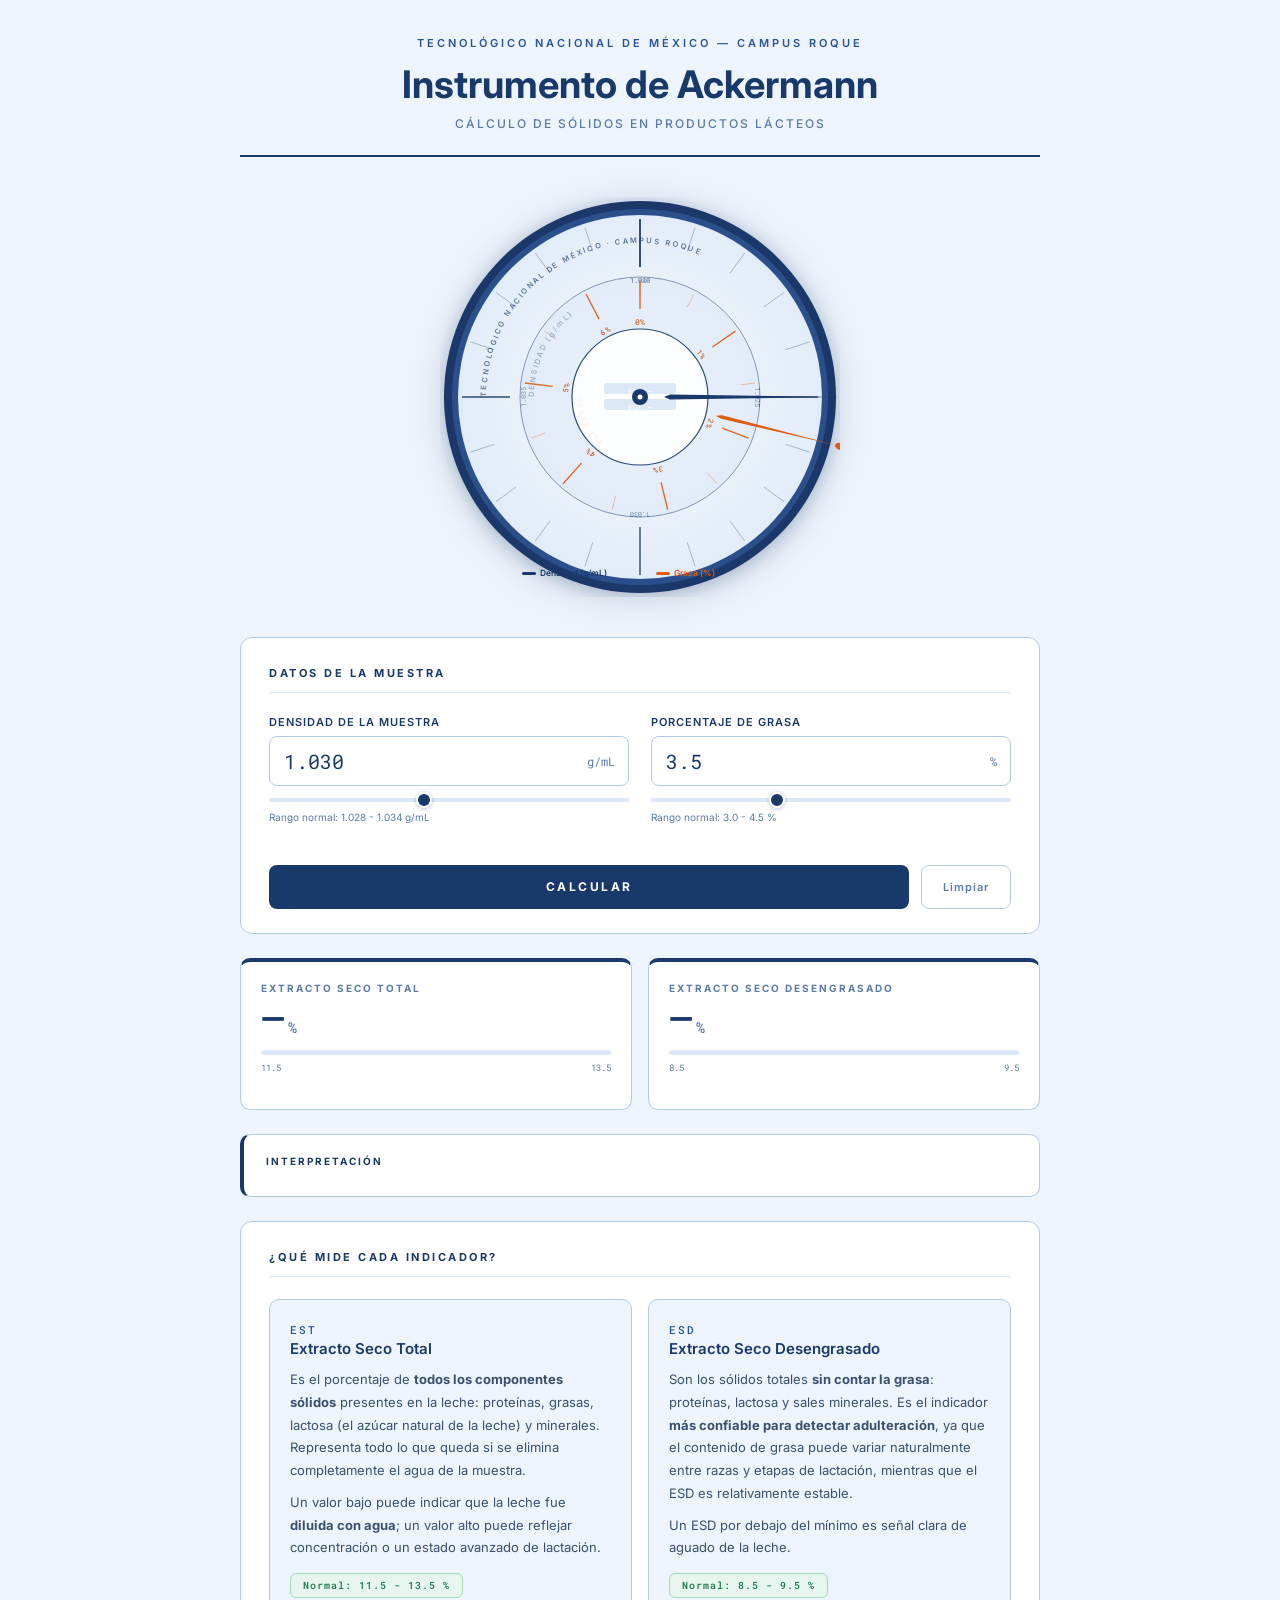
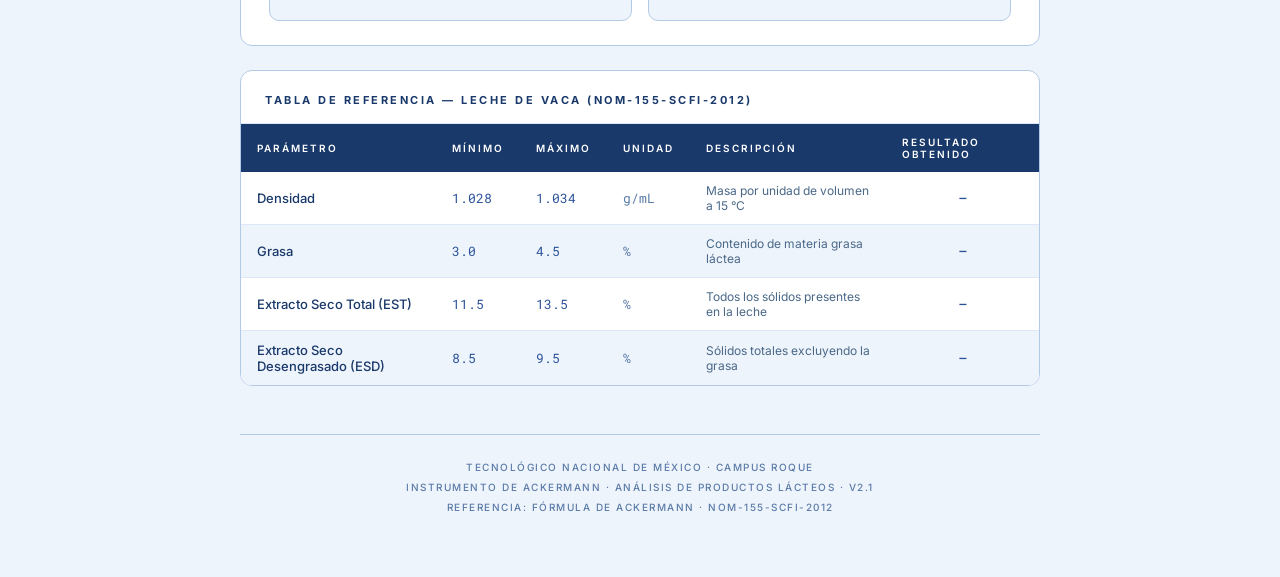
<file: Html/ackermann.html>
<!DOCTYPE html>
<html lang="es">
<head>
<meta charset="UTF-8" />
<meta name="viewport" content="width=device-width, initial-scale=1.0" />
<title>Instrumento de Ackermann - TecNM Campus Roque</title>
<link rel="stylesheet" href="../Css/styles.css" />
<link href="https://fonts.googleapis.com/css2?family=Inter:wght@400;500;600;700&family=Roboto+Mono:wght@400;500&display=swap" rel="stylesheet" />

</head>
<body>
<div class="page">

  <!-- HEADER -->
  <header>
    <p class="inst-name">Tecnológico Nacional de México &mdash; Campus Roque</p>
    <h1>Instrumento de Ackermann</h1>
    <p class="subtitle">Cálculo de Sólidos en Productos Lácteos</p>
  </header>

  <!-- DISCO -->
  <div class="disc-wrapper">
    <svg id="ackermann-svg" viewBox="0 0 400 400" xmlns="http://www.w3.org/2000/svg">
      <defs>
        <radialGradient id="gFace" cx="50%" cy="50%" r="50%">
          <stop offset="0%"   stop-color="#f7f9fd"/>
          <stop offset="100%" stop-color="#e2ecf8"/>
        </radialGradient>
        <filter id="fSh">
          <feDropShadow dx="0" dy="3" stdDeviation="7" flood-color="rgba(26,57,107,.22)"/>
        </filter>
      </defs>

      <!-- Aro exterior azul -->
      <circle cx="200" cy="200" r="196" fill="#1A396B" filter="url(#fSh)"/>
      <!-- Bisel interior más claro -->
      <circle cx="200" cy="200" r="188" fill="#2a4f8a"/>
      <!-- Cara blanca del disco -->
      <circle cx="200" cy="200" r="182" fill="url(#gFace)"/>

      <!-- Texto arco TecNM -->
      <path id="arcTop" d="M 46,200 A 154,154 0 0,1 354,200" fill="none"/>
      <text font-size="7.5" fill="#1A396B" font-family="'Inter',sans-serif"
            font-weight="600" letter-spacing="2" opacity=".65">
        <textPath href="#arcTop" start-offset="14%">
          TECNOLÓGICO NACIONAL DE MÉXICO · CAMPUS ROQUE
        </textPath>
      </text>

      <!-- Escala densidad -->
      <g id="g-density-scale"></g>

      <!-- Separador de anillos -->
      <circle cx="200" cy="200" r="120" fill="#dce8f7" stroke="#1A396B" stroke-width="1" opacity=".5"/>

      <!-- Escala grasa -->
      <g id="g-fat-scale"></g>

      <!-- Zona central blanca -->
      <circle cx="200" cy="200" r="68" fill="white" stroke="#1A396B" stroke-width="1.2" opacity=".9"/>

      <!-- Barra EST -->
      <rect x="164" y="186" width="72" height="11" rx="2.5" fill="#dce8f7"/>
      <rect id="bar-est" x="164" y="186" width="0"  height="11" rx="2.5" fill="#1A396B"/>
      <text id="lbl-est" x="200" y="194" text-anchor="middle" dominant-baseline="central"
            font-size="6.5" fill="white" font-family="'Roboto Mono',monospace">EST: —</text>

      <!-- Barra ESD -->
      <rect x="164" y="202" width="72" height="11" rx="2.5" fill="#dce8f7"/>
      <rect id="bar-esd" x="164" y="202" width="0"  height="11" rx="2.5" fill="#2a5299"/>
      <text id="lbl-esd" x="200" y="210" text-anchor="middle" dominant-baseline="central"
            font-size="6.5" fill="white" font-family="'Roboto Mono',monospace">ESD: —</text>

      <!-- Pivote -->
      <circle cx="200" cy="200" r="8" fill="#1A396B"/>
      <circle cx="200" cy="200" r="3.5" fill="white"/>

      <!-- Aguja densidad (azul) -->
      <g id="needle-density"
         style="transform-origin:200px 200px; transform:rotate(-90deg);
                transition:transform .7s cubic-bezier(.25,.8,.25,1)">
        <polygon points="200,-4 197.5,170 200,176 202.5,170" fill="#1A396B"/>
        <ellipse cx="200" cy="-9" rx="4.5" ry="6.5" fill="#1A396B"/>
      </g>

      <!-- Aguja grasa (naranja) -->
      <g id="needle-fat"
         style="transform-origin:200px 200px; transform:rotate(-90deg);
                transition:transform .7s cubic-bezier(.25,.8,.25,1)">
        <polygon points="200,-2 198.2,116 200,122 201.8,116" fill="#e05a10"/>
        <ellipse cx="200" cy="-6" rx="3.5" ry="5" fill="#e05a10"/>
      </g>

      <!-- Tapa sobre pivote -->
      <circle cx="200" cy="200" r="6" fill="#1A396B"/>
      <circle cx="200" cy="200" r="2.5" fill="white"/>

      <!-- Leyenda agujas -->
      <rect x="82"  y="375" width="14" height="3" rx="1.5" fill="#1A396B"/>
      <text x="100" y="378.5" font-size="8.5" fill="#1A396B"
            font-family="'Inter',sans-serif" font-weight="600">Densidad (g/mL)</text>
      <rect x="216" y="375" width="14" height="3" rx="1.5" fill="#e05a10"/>
      <text x="234" y="378.5" font-size="8.5" fill="#e05a10"
            font-family="'Inter',sans-serif" font-weight="600">Grasa (%)</text>
    </svg>
  </div>

  <!-- CAMPOS DE ENTRADA -->
  <div class="card">
    <div class="card-title">Datos de la muestra</div>
    <div class="inputs-grid">

      <div class="field">
        <label for="inp-density">Densidad de la muestra</label>
        <div class="input-wrap">
          <input type="number" id="inp-density" value="1.030"
                 min="1.015" max="1.050" step="0.001"/>
          <span class="unit-tag">g/mL</span>
        </div>
        <input type="range" id="sl-density" min="1.015" max="1.050"
               step="0.001" value="1.030"/>
        <p class="helper">Rango normal: 1.028 - 1.034 g/mL</p>
        <p class="err-msg" id="err-density"></p>
      </div>

      <div class="field">
        <label for="inp-fat">Porcentaje de grasa</label>
        <div class="input-wrap">
          <input type="number" id="inp-fat" value="3.5"
                 min="0.1" max="10.0" step="0.1"/>
          <span class="unit-tag">%</span>
        </div>
        <input type="range" id="sl-fat" min="0.1" max="10.0"
               step="0.1" value="3.5"/>
        <p class="helper">Rango normal: 3.0 - 4.5 %</p>
        <p class="err-msg" id="err-fat"></p>
      </div>
    </div>

    <div class="btn-row">
      <button class="btn-calc" id="btn-calc">Calcular</button>
      <button class="btn-clear" id="btn-clear">Limpiar</button>
    </div>
  </div>

  <!-- RESULTADOS -->
  <div class="results-grid" id="results-grid">
    <div class="res-card">
      <div class="res-label">Extracto Seco Total</div>
      <div class="res-val" id="val-est">—<span class="res-unit">%</span></div>
      <div class="range-bar-wrap">
        <div class="range-bar" id="bar-qr-est"></div>
      </div>
      <div class="range-limits"><span>11.5</span><span>13.5</span></div>
      <div class="range-status" id="status-est"></div>
    </div>
    <div class="res-card">
      <div class="res-label">Extracto Seco Desengrasado</div>
      <div class="res-val" id="val-esd">—<span class="res-unit">%</span></div>
      <div class="range-bar-wrap">
        <div class="range-bar" id="bar-qr-esd"></div>
      </div>
      <div class="range-limits"><span>8.5</span><span>9.5</span></div>
      <div class="range-status" id="status-esd"></div>
    </div>
  </div>

  <!-- INTERPRETACIÓN -->
  <div class="interp" id="interp-box">
    <div class="interp-title">Interpretación</div>
    <div id="interp-text"></div>
  </div>

  <!-- DESCRIPCIONES -->
  <div class="card">
    <div class="card-title">¿Qué mide cada indicador?</div>
    <div class="desc-cards">
      <div class="desc-card">
        <div class="desc-acronym">EST</div>
        <div class="desc-full">Extracto Seco Total</div>
        <p>
          Es el porcentaje de <strong>todos los componentes sólidos</strong>
          presentes en la leche: proteínas, grasas, lactosa (el azúcar natural
          de la leche) y minerales. Representa todo lo que queda si se
          elimina completamente el agua de la muestra.
        </p>
        <p style="margin-top:9px">
          Un valor bajo puede indicar que la leche fue
          <strong>diluida con agua</strong>; un valor alto puede reflejar
          concentración o un estado avanzado de lactación.
        </p>
        <span class="normal-badge">Normal: 11.5 - 13.5 %</span>
      </div>
      <div class="desc-card">
        <div class="desc-acronym">ESD</div>
        <div class="desc-full">Extracto Seco Desengrasado</div>
        <p>
          Son los sólidos totales <strong>sin contar la grasa</strong>:
          proteínas, lactosa y sales minerales. Es el indicador
          <strong>más confiable para detectar adulteración</strong>, ya que
          el contenido de grasa puede variar naturalmente entre razas y
          etapas de lactación, mientras que el ESD es relativamente estable.
        </p>
        <p style="margin-top:9px">
          Un ESD por debajo del mínimo es señal clara de aguado de la leche.
        </p>
        <span class="normal-badge">Normal: 8.5 - 9.5 %</span>
      </div>
    </div>
  </div>

  <!-- TABLA DE REFERENCIA -->
  <div class="card" style="padding:0; overflow:hidden;">
    <div class="card-title"
         style="padding:22px 24px 16px; border-radius:0; margin:0;
                border-bottom:1px solid var(--blue-pale);">
      Tabla de referencia &mdash; Leche de vaca (NOM-155-SCFI-2012)
    </div>
    <div class="table-wrap" style="border-radius:0;">
      <table>
        <thead>
          <tr>
            <th>Parámetro</th><th>Mínimo</th><th>Máximo</th>
            <th>Unidad</th><th>Descripción</th><th>Resultado obtenido</th>
          </tr>
        </thead>
        <tbody>
          <tr>
            <td>Densidad</td>
            <td class="num">1.028</td><td class="num">1.034</td>
            <td class="unit">g/mL</td>
            <td class="desc">Masa por unidad de volumen a 15 °C</td>
            <td class="num tbl-result" id="tbl-res-density">—</td>
          </tr>
          <tr>
            <td>Grasa</td>
            <td class="num">3.0</td><td class="num">4.5</td>
            <td class="unit">%</td>
            <td class="desc">Contenido de materia grasa láctea</td>
            <td class="num tbl-result" id="tbl-res-fat">—</td>
          </tr>
          <tr>
            <td>Extracto Seco Total (EST)</td>
            <td class="num">11.5</td><td class="num">13.5</td>
            <td class="unit">%</td>
            <td class="desc">Todos los sólidos presentes en la leche</td>
            <td class="num tbl-result" id="tbl-res-est">—</td>
          </tr>
          <tr>
            <td>Extracto Seco Desengrasado (ESD)</td>
            <td class="num">8.5</td><td class="num">9.5</td>
            <td class="unit">%</td>
            <td class="desc">Sólidos totales excluyendo la grasa</td>
            <td class="num tbl-result" id="tbl-res-esd">—</td>
          </tr>
          
         
        </tbody>
      </table>
    </div>
  </div>

  <footer>
    Tecnológico Nacional de México · Campus Roque<br>
    Instrumento de Ackermann · Análisis de Productos Lácteos · v2.1<br>
    Referencia: Fórmula de Ackermann · NOM-155-SCFI-2012
  </footer>
</div>
<script src="../Php/scripts.js"></script>
</body>
</html>
</file>
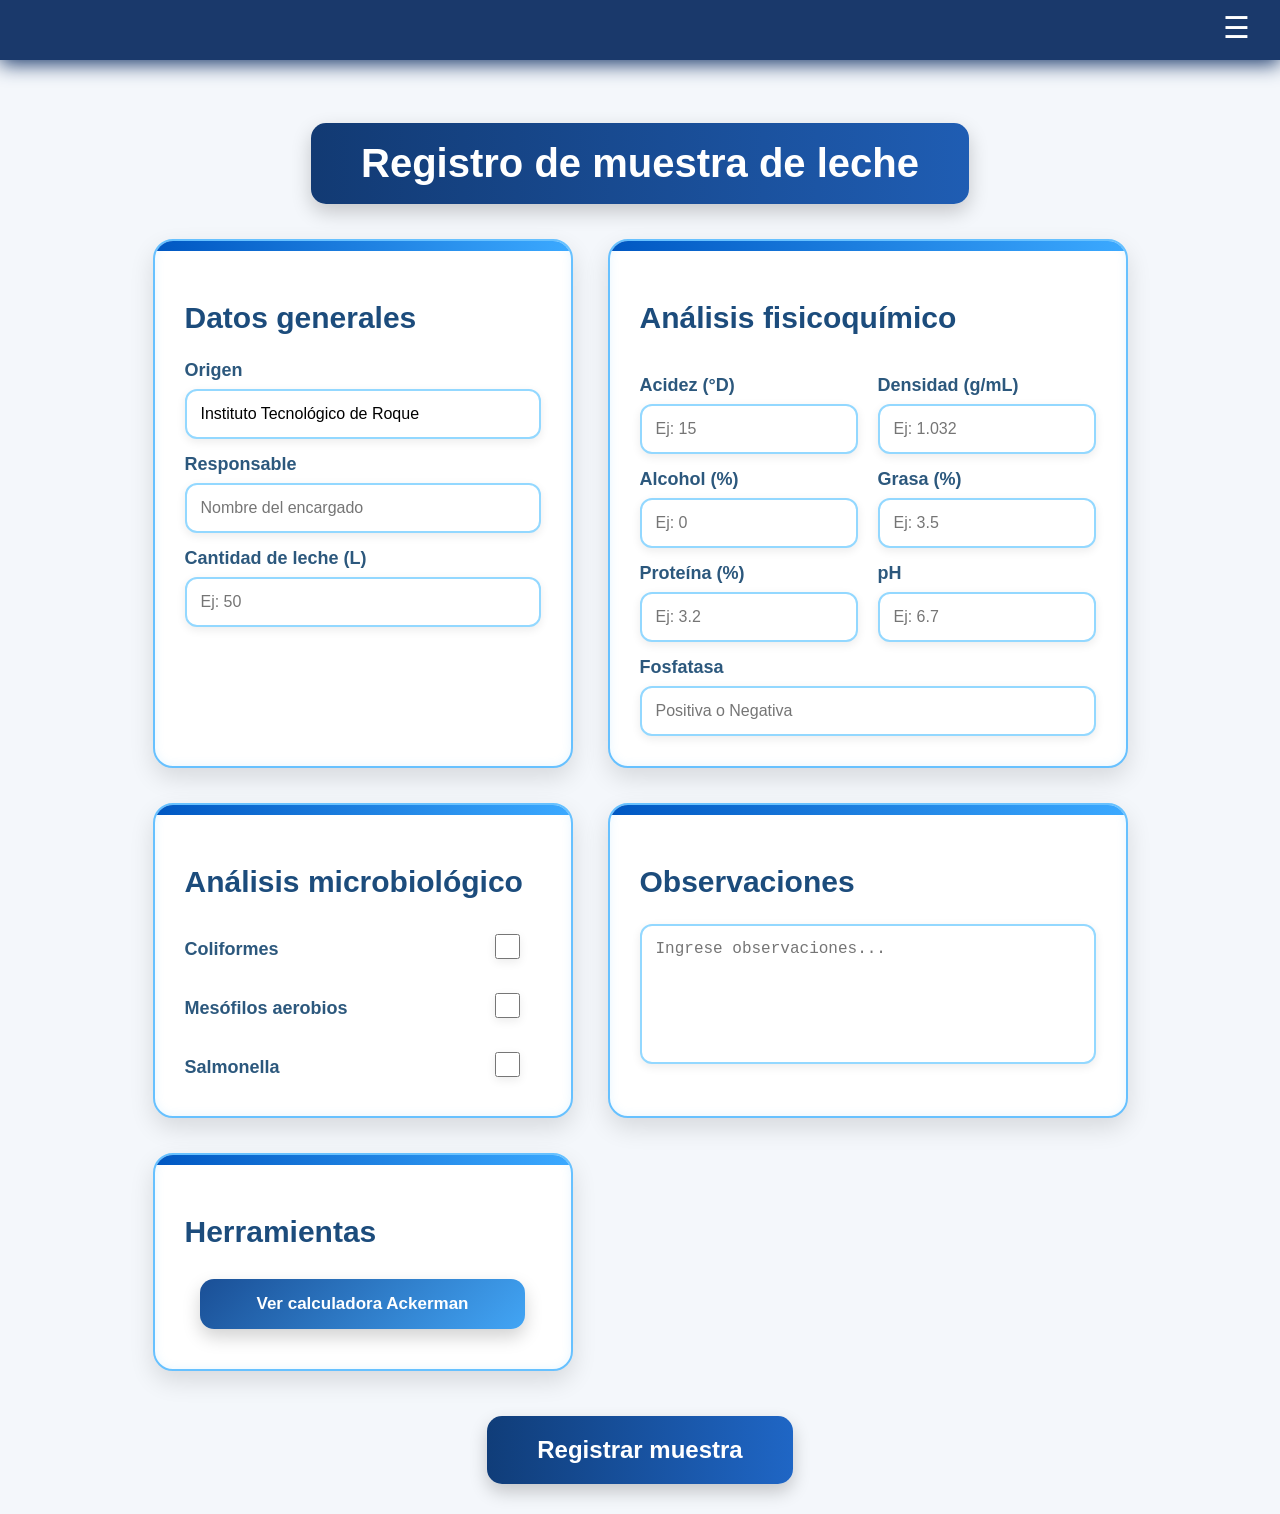
<file: Html/lechetec.html>
<!DOCTYPE html>
<html lang="es">

<head>

    <meta charset="UTF-8">

    <title>
        Registro de muestra de leche
    </title>

    <link rel="stylesheet" href="../Css/estilos.css">

    <link rel="stylesheet" href="../Css/lechetec.css">

</head>

<body>

<header>

    <div class="menu-container">

        <div class="menu" onclick="toggleMenu()">
            &#9776;
        </div>

        <div class="dropdown" id="menuDropdown">

            <a href="menu.html">
                Módulos
            </a>

            <a href="lechetec.html">
                Registro Leche
            </a>

            <a href="reportes.html">
                Reportes e Informes
            </a>

            <a href="index.html">
                Salir
            </a>

        </div>

    </div>

</header>

<section class="contenedor-leche">

    <h1 class="titulo-leche">
        Registro de muestra de leche
    </h1>

    <form class="grid-leche"
          action="../Php/guardar_leche.php"
          method="POST">

        <!-- DATOS GENERALES -->

        <div class="card">

            <h3>
                Datos generales
            </h3>

            <label for="origen">
                Origen
            </label>

            <input
                type="text"
                id="origen"
                name="origen"
                value="Instituto Tecnológico de Roque"
                required
            >

            <label for="responsable">
                Responsable
            </label>

            <input
                type="text"
                id="responsable"
                name="responsable"
                placeholder="Nombre del encargado"
                required
            >

            <label for="cantidad">
                Cantidad de leche (L)
            </label>

            <input
                type="number"
                id="cantidad"
                name="cantidad"
                min="0"
                step="0.1"
                placeholder="Ej: 50"
                required
            >

        </div>

        <!-- ANALISIS FISICOQUIMICO -->

        <div class="card">

            <h3>
                Análisis fisicoquímico
            </h3>

            <div class="grid-analisis">

                <div>

                    <label for="acidez">
                        Acidez (°D)
                    </label>

                    <input
                        type="number"
                        id="acidez"
                        name="acidez"
                        min="0"
                        max="30"
                        step="0.01"
                        placeholder="Ej: 15"
                        required
                    >

                    <label for="alcohol">
                        Alcohol (%)
                    </label>

                    <input
                        type="number"
                        id="alcohol"
                        name="alcohol"
                        min="0"
                        max="100"
                        step="0.01"
                        placeholder="Ej: 0"
                        required
                    >

                    <label for="proteina">
                        Proteína (%)
                    </label>

                    <input
                        type="number"
                        id="proteina"
                        name="proteina"
                        min="0"
                        max="10"
                        step="0.01"
                        placeholder="Ej: 3.2"
                        required
                    >

                </div>

                <div>

                    <label for="densidad">
                        Densidad (g/mL)
                    </label>

                    <input
                        type="number"
                        id="densidad"
                        name="densidad"
                        min="1"
                        max="2"
                        step="0.001"
                        placeholder="Ej: 1.032"
                        required
                    >

                    <label for="grasa">
                        Grasa (%)
                    </label>

                    <input
                        type="number"
                        id="grasa"
                        name="grasa"
                        min="0"
                        max="10"
                        step="0.01"
                        placeholder="Ej: 3.5"
                        required
                    >

                    <label for="ph">
                        pH
                    </label>

                    <input
                        type="number"
                        id="ph"
                        name="ph"
                        min="0"
                        max="14"
                        step="0.01"
                        placeholder="Ej: 6.7"
                        required
                    >

                </div>

            </div>

            <label for="fosfatasa">
                Fosfatasa
            </label>

            <input
                type="text"
                id="fosfatasa"
                name="fosfatasa"
                placeholder="Positiva o Negativa"
                required
            >

        </div>

        <!-- ANALISIS MICROBIOLOGICO -->

        <div class="card">

            <h3>
                Análisis microbiológico
            </h3>

            <div class="micro">

                <label for="coliformes">
                    Coliformes
                </label>

                <input
                    type="checkbox"
                    id="coliformes"
                    name="coliformes"
                    value="1"
                >

                <label for="mesofilos">
                    Mesófilos aerobios
                </label>

                <input
                    type="checkbox"
                    id="mesofilos"
                    name="mesofilos"
                    value="1"
                >

                <label for="salmonella">
                    Salmonella
                </label>

                <input
                    type="checkbox"
                    id="salmonella"
                    name="salmonella"
                    value="1"
                >

            </div>

        </div>

        <!-- OBSERVACIONES -->

        <div class="card">

            <h3>
                Observaciones
            </h3>

            <textarea
                name="observaciones"
                placeholder="Ingrese observaciones..."
            ></textarea>

        </div>

        <!-- CALCULADORA ACKERMAN -->

        <div class="card">

            <h3>
                Herramientas
            </h3>

            <a href="../Html/ackermann.html"
               class="btn-ackerman">

                 Ver calculadora Ackerman

            </a>

        </div>

        <!-- BOTON -->

        <button type="submit"
                class="btn-registro">

            Registrar muestra

        </button>

    </form>

</section>

<script>

function toggleMenu(){

    document
    .getElementById("menuDropdown")
    .classList
    .toggle("activo");
}

</script>

</body>

</html>
</file>
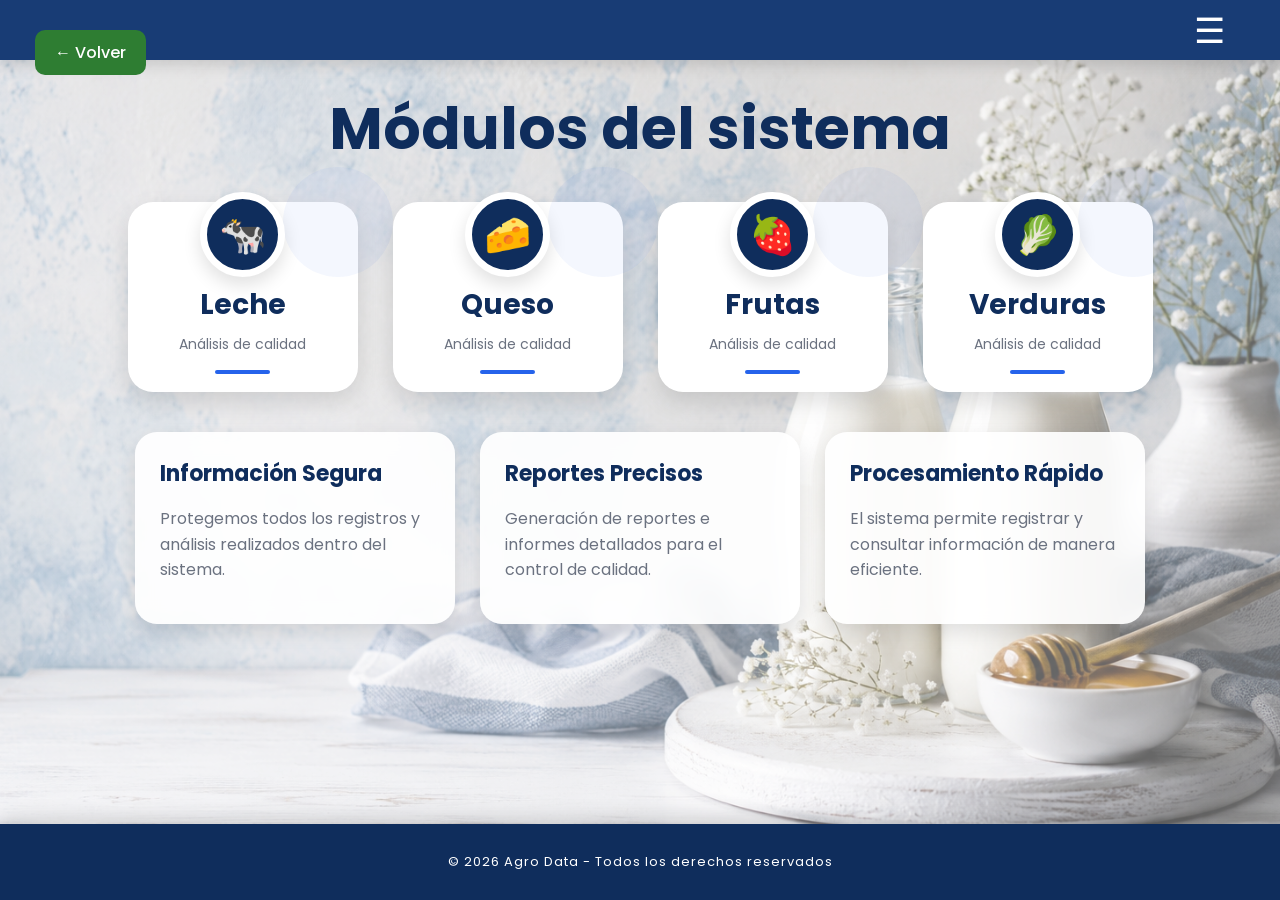
<file: Html/menu.html>
<!DOCTYPE html>
<html lang="es">

<head>

<meta charset="UTF-8">

<link href="https://fonts.googleapis.com/css2?family=Poppins:wght@300;400;500;600;700&display=swap" rel="stylesheet">

<title>Agro Data - Sistema</title>

<link rel="stylesheet" href="../Css/estilos.css">
<link rel="stylesheet" href="../Css/menu.css">

<style>

.btn-volver{

display: inline-block;
margin: 15px;
padding: 10px 20px;
background: #2e7d32;
color: white;
text-decoration: none;
border-radius: 10px;
font-family: 'Poppins', sans-serif;
font-weight: 500;
transition: 0.3s;

}

.btn-volver:hover{

background: #1b5e20;
transform: scale(1.05);

}

</style>

</head>

<body class="fondo">

<header>

<div class="menu-container">

<div class="menu" onclick="toggleMenu()">&#9776;</div>

<div class="dropdown" id="menuDropdown">

<a href="menu.html">Módulos</a>
<a href="lechetec.html">Registro Leche</a>
<a href="reportes.html">Reportes e Informes</a>
<a href="index.html">Salir</a>

</div>

</div>

<a href="javascript:history.back()" class="btn-volver">← Volver</a>

</header>

<section class="modulos">

<h1>Módulos del sistema</h1>

<div class="contenedor-modulos">

<a href="lechetec.html" class="modulo leche">

<h1>🐄</h1>

<h2>Leche</h2>

<p>Análisis de calidad</p>

</a>

<a href="queso.html" class="modulo quesos">

<h1>🧀</h1>

<h2>Queso</h2>

<p>Análisis de calidad</p>

</a>

<a href="frutas.html" class="modulo frutas">

<h1>🍓</h1>

<h2>Frutas</h2>

<p>Análisis de calidad</p>

</a>

<a href="verduras.html" class="modulo verduras">

<h1>🥬</h1>

<h2>Verduras</h2>

<p>Análisis de calidad</p>

</a>

</div>

</section>

<!-- SECCION INFORMACION -->

<section class="informacion">

<div class="info-card">

<h3>Información Segura</h3>

<p>
Protegemos todos los registros y análisis realizados dentro del sistema.
</p>

</div>

<div class="info-card">

<h3>Reportes Precisos</h3>

<p>
Generación de reportes e informes detallados para el control de calidad.
</p>

</div>

<div class="info-card">

<h3>Procesamiento Rápido</h3>

<p>
El sistema permite registrar y consultar información de manera eficiente.
</p>

</div>

</section>

<!-- FOOTER -->

<footer>

<p>
© 2026 Agro Data - Todos los derechos reservados
</p>

</footer>

<script>

function toggleMenu(){

document.getElementById("menuDropdown").classList.toggle("activo");

}

</script>

</body>

</html>
</file>
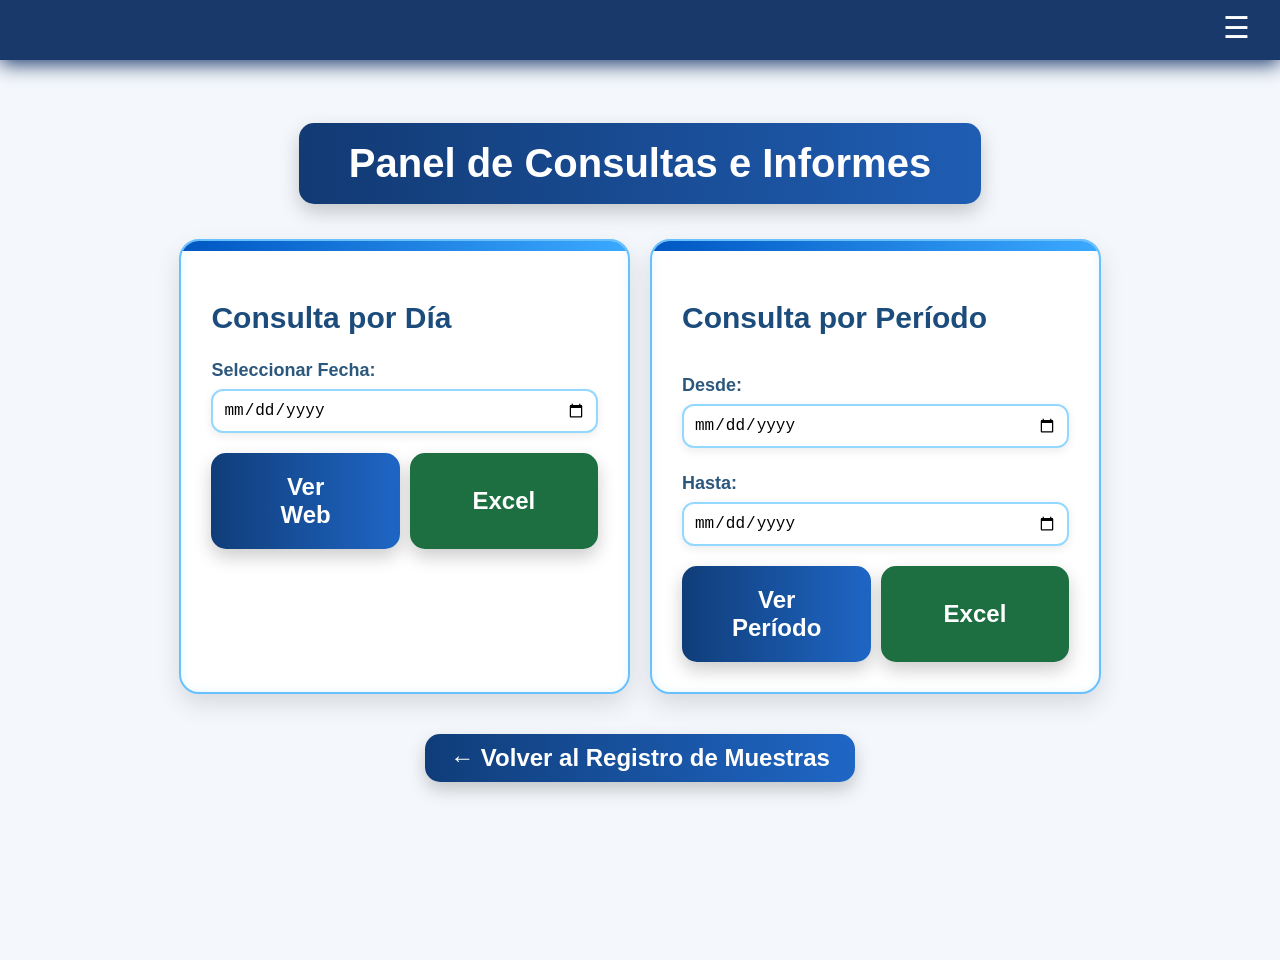
<file: Html/reportes.html>
<!DOCTYPE html>
<html lang="es">
<head>
    <meta charset="UTF-8">
    <title>Panel de Reportes - LecheTec</title>
    <link rel="stylesheet" href="../Css/estilos.css">
    <link rel="stylesheet" href="../Css/lechetec.css">
</head>
<body>

<header>
  <div class="menu-container">
    <div class="menu" onclick="toggleMenu()">&#9776;</div>
    <div class="dropdown" id="menuDropdown">
      
      <a href="menu.html">Módulos</a>
      <a href="lechetec.html">Registro Leche</a>
      <a href="reportes.html">Reportes e Informes</a>
      <a href="index.html">Salir</a>
    </div>
  </div>
</header>

<section class="contenedor-leche">
    <h1 class="titulo-leche">Panel de Consultas e Informes</h1>

    <div class="grid-reportes" style="display: flex; gap: 20px; flex-wrap: wrap; justify-content: center;">
        
        <div class="card" style="flex: 1; min-width: 300px; max-width: 450px;">
            <h3>Consulta por Día</h3>
            <form action="../Php/generar_reporte.php" method="POST">
                <label>Seleccionar Fecha:</label>
                <input type="date" name="fecha_inicio" required style="width: 100%; margin-bottom: 20px; padding: 10px;">
                <input type="hidden" name="tipo_filtro" value="dia">
                
                <div style="display: flex; gap: 10px;">
                    <button type="submit" name="accion" value="ver" class="btn-registro" style="flex: 1; margin: 0;">Ver Web</button>
                    <button type="submit" name="accion" value="excel" class="btn-registro" style="flex: 1; margin: 0; background: #1d6f42;">Excel</button>
                </div>
            </form>
        </div>

        <div class="card" style="flex: 1; min-width: 300px; max-width: 450px;">
            <h3>Consulta por Período</h3>
            <form action="../Php/generar_reporte.php" method="POST">
                <label>Desde:</label>
                <input type="date" name="fecha_inicio" required style="width: 100%; margin-bottom: 10px; padding: 10px;">
                
                <label>Hasta:</label>
                <input type="date" name="fecha_fin" required style="width: 100%; margin-bottom: 20px; padding: 10px;">
                
                <input type="hidden" name="tipo_filtro" value="rango">
                
                <div style="display: flex; gap: 10px;">
                    <button type="submit" name="accion" value="ver" class="btn-registro" style="flex: 1; margin: 0;">Ver Período</button>
                    <button type="submit" name="accion" value="excel" class="btn-registro" style="flex: 1; margin: 0; background: #1d6f42;">Excel</button>
                </div>
            </form>
        </div>
    </div>

    <div style="margin-top: 30px; text-align: center;">
        <a href="lechetec.html" class="btn-registro" style="text-decoration: none; color: white; display: inline-block; padding: 10px 25px;">
            ← Volver al Registro de Muestras
        </a>
    </div>
</section>

<script>
function toggleMenu(){
  document.getElementById("menuDropdown").classList.toggle("activo");
}
</script>

</body>
</html>
</file>
<file: Css/styles.css>
*, *::before, *::after { box-sizing: border-box; margin: 0; padding: 0; }

  :root {
    --blue:      #1A396B;
    --blue-mid:  #2a5299;
    --blue-lt:   #3a6bbf;
    --blue-pale: #dce8f7;
    --blue-xlt:  #eef4fb;
    --white:     #ffffff;
    --border:    #b3c9e8;
    --text:      #1A396B;
    --text-muted:#5a7aa8;
    --green:     #1a7a4a;
    --red:       #b82020;
    --amber:     #a06010;
    --green-bg:  #e6f5ee;
    --red-bg:    #faeaea;
    --amber-bg:  #fdf3e0;
    --orange:    #e05a10;
  }

  html { scroll-behavior: smooth; }

  body {
    background: var(--blue-xlt);
    color: var(--text);
    font-family: 'Inter', sans-serif;
    min-height: 100vh;
  }

  .page { max-width: 840px; margin: 0 auto; padding: 36px 20px 60px; }

  /* ── HEADER ── */
  header {
    text-align: center;
    border-bottom: 2px solid var(--blue);
    padding-bottom: 24px;
    margin-bottom: 40px;
  }
  .inst-name {
    font-size: 11px; font-weight: 600; letter-spacing: 3px;
    color: var(--blue-mid); text-transform: uppercase; margin-bottom: 12px;
  }
  h1 {
    font-size: clamp(22px, 4.5vw, 38px);
    font-weight: 700; color: var(--blue);
    line-height: 1.2; margin-bottom: 8px;
  }
  .subtitle {
    font-size: 12px; font-weight: 500; letter-spacing: 2px;
    color: var(--text-muted); text-transform: uppercase;
  }

  /* ── DISCO ── */
  .disc-wrapper {
    display: flex; justify-content: center;
    margin: 0 auto 40px;
    width: min(400px, 100%);
  }
  #ackermann-svg {
    width: 100%; height: auto;
    filter: drop-shadow(0 4px 18px rgba(26,57,107,.20));
  }

  /* ── TARJETA GENÉRICA ── */
  .card {
    background: var(--white);
    border: 1px solid var(--border);
    border-radius: 12px;
    padding: 28px 28px 24px;
    margin-bottom: 24px;
  }
  .card-title {
    font-size: 11px; font-weight: 700; letter-spacing: 2.5px;
    text-transform: uppercase; color: var(--blue); margin-bottom: 22px;
    padding-bottom: 12px; border-bottom: 1px solid var(--blue-pale);
  }

  /* ── INPUTS ── */
  .inputs-grid { display: grid; grid-template-columns: 1fr 1fr; gap: 22px; }
  @media (max-width: 540px) { .inputs-grid { grid-template-columns: 1fr; } }

  .field label {
    display: block; font-size: 11px; font-weight: 600;
    letter-spacing: 1px; color: var(--blue); margin-bottom: 7px;
    text-transform: uppercase;
  }
  .input-wrap { position: relative; }
  .field input[type=number] {
    width: 100%; border: 1.5px solid var(--border); border-radius: 8px;
    padding: 11px 52px 11px 14px;
    font-family: 'Roboto Mono', monospace; font-size: 20px;
    color: var(--blue); background: var(--white);
    outline: none; transition: border-color .2s, box-shadow .2s;
    appearance: textfield;
    -moz-appearance: textfield;
  }
  .field input[type=number]::-webkit-outer-spin-button,
  .field input[type=number]::-webkit-inner-spin-button { -webkit-appearance: none; }
  .field input[type=number]:focus {
    border-color: var(--blue); box-shadow: 0 0 0 3px rgba(26,57,107,.10);
  }
  .field input[type=number].err { border-color: var(--red); }

  .unit-tag {
    position: absolute; right: 14px; top: 50%; transform: translateY(-50%);
    font-family: 'Roboto Mono', monospace; font-size: 12px;
    color: var(--text-muted); pointer-events: none;
  }

  input[type=range] {
    appearance: none; -webkit-appearance: none; width: 100%; height: 4px;
    background: var(--blue-pale); border-radius: 2px;
    outline: none; cursor: pointer; margin-top: 9px;
  }
  input[type=range]::-webkit-slider-thumb {
    appearance: none; -webkit-appearance: none; width: 16px; height: 16px; border-radius: 50%;
    background: var(--blue); border: 2px solid var(--white);
    box-shadow: 0 1px 4px rgba(26,57,107,.3); transition: transform .15s;
  }
  input[type=range]::-webkit-slider-thumb:hover { transform: scale(1.3); }

  .helper { font-size: 10px; color: var(--text-muted); margin-top: 5px; }
  .err-msg { font-size: 10px; color: var(--red); margin-top: 4px; min-height: 14px; }

  .btn-row { display: flex; gap: 12px; margin-top: 24px; }
  .btn-calc {
    flex: 1; background: var(--blue); border: none; border-radius: 8px;
    padding: 14px; color: var(--white);
    font-family: 'Inter', sans-serif; font-size: 12px;
    font-weight: 700; letter-spacing: 2.5px; text-transform: uppercase;
    cursor: pointer; transition: background .2s, transform .15s;
  }
  .btn-calc:hover { background: var(--blue-mid); transform: translateY(-1px); }
  .btn-calc:active { transform: translateY(1px); }

  .btn-clear {
    flex: 0 0 90px; background: var(--white);
    border: 1.5px solid var(--border); border-radius: 8px;
    padding: 14px; color: var(--text-muted);
    font-family: 'Inter', sans-serif; font-size: 11px;
    font-weight: 600; letter-spacing: 1px; cursor: pointer;
    transition: border-color .2s, color .2s;
  }
  .btn-clear:hover { border-color: var(--blue); color: var(--blue); }

  /* ── RESULTADOS ── */
  .results-grid {
    display: grid; grid-template-columns: 1fr 1fr; gap: 16px;
    margin-bottom: 24px;
    opacity: 0; transform: translateY(10px);
    transition: opacity .45s ease, transform .45s ease;
  }
  .results-grid.visible { opacity: 1; transform: translateY(0); }
  @media (max-width: 540px) { .results-grid { grid-template-columns: 1fr; } }

  .res-card {
    background: var(--white); border: 1px solid var(--border);
    border-top: 4px solid var(--blue);
    border-radius: 10px; padding: 20px 20px 16px;
  }
  .res-label {
    font-size: 10px; font-weight: 700; letter-spacing: 2px;
    text-transform: uppercase; color: var(--text-muted); margin-bottom: 4px;
  }
  .res-val {
    font-family: 'Roboto Mono', monospace;
    font-size: 40px; font-weight: 500; color: var(--blue); line-height: 1;
    transition: color .3s;
  }
  .res-val .res-unit { font-size: 15px; color: var(--text-muted); margin-left: 3px; }

  .range-bar-wrap {
    margin: 12px 0 7px; background: var(--blue-pale);
    border-radius: 4px; height: 5px; overflow: hidden;
  }
  .range-bar {
    height: 100%; border-radius: 4px; width: 0; background: var(--blue);
    transition: width .8s cubic-bezier(.34,1.56,.64,1);
  }
  .range-limits {
    display: flex; justify-content: space-between;
    font-family: 'Roboto Mono', monospace; font-size: 9px; color: var(--text-muted);
  }
  .range-status {
    font-size: 10px; font-weight: 700; letter-spacing: .5px;
    margin-top: 8px; padding: 4px 10px; border-radius: 20px; display: inline-block;
  }
  .status-ok   { background: var(--green-bg); color: var(--green); }
  .status-low  { background: var(--red-bg);   color: var(--red);   }
  .status-high { background: var(--amber-bg); color: var(--amber); }

  /* interpretación */
  .interp {
    background: var(--white); border: 1px solid var(--border);
    border-left: 4px solid var(--blue);
    border-radius: 10px; padding: 18px 22px;
    margin-bottom: 24px; font-size: 13.5px; line-height: 1.75;
    opacity: 0; transform: translateY(8px);
    transition: opacity .45s .15s ease, transform .45s .15s ease;
    color: var(--text);
  }
  .interp.visible { opacity: 1; transform: translateY(0); }
  .interp-title {
    font-size: 10px; font-weight: 700; letter-spacing: 2px;
    text-transform: uppercase; color: var(--blue); margin-bottom: 8px;
  }

  /* ── DESCRIPCIONES ── */
  .desc-cards { display: grid; grid-template-columns: 1fr 1fr; gap: 16px; }
  @media (max-width: 540px) { .desc-cards { grid-template-columns: 1fr; } }

  .desc-card {
    background: var(--blue-xlt); border: 1px solid var(--border);
    border-radius: 10px; padding: 22px 20px;
  }
  .desc-icon { font-size: 24px; margin-bottom: 10px; }
  .desc-acronym {
    font-family: 'Roboto Mono', monospace; font-size: 11px;
    font-weight: 500; color: var(--blue-mid); letter-spacing: 2px; margin-bottom: 2px;
  }
  .desc-full { font-size: 15px; font-weight: 600; color: var(--blue); margin-bottom: 10px; }
  .desc-card p { font-size: 13px; color: #3a5070; line-height: 1.75; }
  .normal-badge {
    display: inline-block; margin-top: 14px;
    font-family: 'Roboto Mono', monospace; font-size: 10px;
    font-weight: 500; letter-spacing: 1px; color: var(--green);
    background: var(--green-bg); border: 1px solid #a0d8b8;
    border-radius: 6px; padding: 5px 12px;
  }

  /* ── TABLA ── */
  .table-wrap { background: var(--white); border-radius: 12px; overflow: hidden; }
  table { width: 100%; border-collapse: collapse; }
  thead tr { background: var(--blue); }
  th {
    padding: 12px 16px; text-align: left;
    font-size: 10px; font-weight: 600; letter-spacing: 2px;
    text-transform: uppercase; color: var(--white);
  }
  td {
    padding: 11px 16px; font-size: 12.5px;
    font-family: 'Roboto Mono', monospace;
    border-bottom: 1px solid var(--blue-pale); color: var(--text);
  }
  td:first-child { font-family: 'Inter', sans-serif; font-size: 13px; font-weight: 500; }
  tr:last-child td { border-bottom: none; }
  tbody tr:nth-child(even) { background: var(--blue-xlt); }
  tbody tr:hover { background: var(--blue-pale); }
  td.num  { color: var(--blue-mid); }
  td.unit { color: var(--text-muted); }
  td.desc { font-family: 'Inter', sans-serif; font-size: 12px; color: #4a6888; }
  td.tbl-result {
    font-weight: 600; font-size: 13px; text-align: center;
    transition: color .3s, background .3s;
  }
  td.tbl-result-ok   { color: var(--green); background: var(--green-bg); }
  td.tbl-result-low  { color: var(--red);   background: var(--red-bg);   }
  td.tbl-result-high { color: var(--amber); background: var(--amber-bg); }
  td.tbl-result-na   { color: var(--text-muted); font-style: italic; font-size: 11px; text-align: center; }

  /* ── FOOTER ── */
  footer {
    margin-top: 48px; text-align: center;
    border-top: 1px solid var(--border); padding-top: 22px;
    font-size: 10px; font-weight: 500; letter-spacing: 1.5px;
    color: var(--text-muted); text-transform: uppercase; line-height: 2;
  }

  @keyframes fadeUp {
    from { opacity: 0; transform: translateY(14px); }
    to   { opacity: 1; transform: translateY(0); }
  }
  .page > * { animation: fadeUp .5s ease both; }
  header        { animation-delay: .04s; }
  .disc-wrapper { animation-delay: .10s; }
  .card         { animation-delay: .16s; }
</file>
<file: Css/estilos.css>
header{    
height:60px;
background:#1A396B;
color:white;
box-shadow: 0px 4px 20px #1A396B;
}

/* MENU ICONO */
.menu{
font-size:30px;
color:white;
cursor:pointer;
transition:0.3s;
}

.menu:hover{
color:#c99a2e;
transform:scale(1.2);
}
    
/* CONTENEDOR MENU */
.menu-container{
position:relative;
float:right;
margin:10px 30px;
}

/* DROPDOWN */
.dropdown{
position:absolute;
top:100%;
right:0;
background:#1A396B;
border-radius:8px;
min-width:280px;
display:none;
box-shadow:10px 8px 20px rgba(0,0,0,0.3);
padding:5px 0;
}

.dropdown a{
display:flex;
padding:12px 20px;
color:white;
text-decoration:none;
border-bottom:1px solid rgba(255,255,255,0.1);
transition:0.3s;
}

.dropdown a:last-child{
border-bottom:none;
}

.dropdown a:hover{
background:#c99a2e;
color:#1A396B;
}

.dropdown.activo{
display:block;
}
</file>
<file: Css/lechetec.css>
/* =========================
   BODY
========================= */

body{
    margin:0;
    padding:0;
    font-family:'Poppins', sans-serif;
    background:#f4f7fb;
}

/* =========================
   CONTENEDOR GENERAL
========================= */

.contenedor-leche{
    width:100%;
    min-height:100vh;
    padding:30px;
    display:flex;
    flex-direction:column;
    align-items:center;
    box-sizing:border-box;
}

/* =========================
   TITULO
========================= */

.titulo-leche{
    background:linear-gradient(90deg,#123a73,#1f5db3);
    color:white;
    padding:18px 50px;
    border-radius:15px;
    font-size:40px;
    font-weight:bold;
    margin-bottom:35px;
    box-shadow:0px 8px 20px rgba(0,0,0,0.20);
    text-align:center;
}

/* =========================
   GRID PRINCIPAL
========================= */

.grid-leche{
    display:grid;
    grid-template-columns:420px 520px;
    gap:35px;
    justify-content:center;
}

/* =========================
   TARJETAS
========================= */

.card{
    position:relative;
    background:white;
    padding:30px;
    border-radius:20px;
    border:2px solid #67c1ff;
    box-shadow:
        0px 10px 25px rgba(0,0,0,0.12),
        inset 0px 0px 10px rgba(103,193,255,0.15);
    overflow:hidden;
}

/* LINEA SUPERIOR */

.card::before{
    content:"";
    position:absolute;
    top:0;
    left:0;
    width:100%;
    height:10px;
    background:linear-gradient(90deg,#0057c2,#3ba9ff);
}

/* =========================
   TITULOS
========================= */

.card h3{
    color:#1c4c7c;
    font-size:30px;
    margin-bottom:25px;
}

/* =========================
   LABELS
========================= */

.card label{
    display:block;
    margin-top:15px;
    margin-bottom:8px;
    color:#2c587d;
    font-size:18px;
    font-weight:600;
}

/* =========================
   INPUTS
========================= */

input,
textarea{
    width:100%;
    padding:14px;
    border-radius:12px;
    border:2px solid #93d8ff;
    background:white;
    font-size:16px;
    transition:0.3s;
    box-sizing:border-box;
    box-shadow:0px 3px 10px rgba(0,0,0,0.08);
}

/* EFECTO FOCUS */

input:focus,
textarea:focus{
    outline:none;
    border:2px solid #0b72d4;
    box-shadow:0px 0px 12px rgba(11,114,212,0.35);
    transform:scale(1.01);
}

/* TEXTAREA */

textarea{
    min-height:140px;
    resize:none;
}

/* =========================
   GRID ANALISIS
========================= */

.grid-analisis{
    display:grid;
    grid-template-columns:1fr 1fr;
    gap:20px;
}

/* =========================
   MICROBIOLOGICO
========================= */

.micro{
    display:grid;
    grid-template-columns:1fr 50px;
    gap:15px;
    align-items:center;
}

.micro input[type="checkbox"]{
    width:25px;
    height:25px;
    cursor:pointer;
}

/* =========================
   BOTON
========================= */

.btn-registro{
    grid-column:1 / -1;
    justify-self:center;

    padding:20px 50px;
    margin-top:10px;

    border:none;
    border-radius:15px;

    background:linear-gradient(90deg,#103d79,#1f66c5);
    color:white;

    font-size:24px;
    font-weight:bold;

    cursor:pointer;
    transition:0.3s;

    box-shadow:0px 8px 18px rgba(0,0,0,0.20);
}

.btn-registro:hover{
    background:linear-gradient(90deg,#1a4f96,#2b79e4);
    color:#ffd86a;
    transform:translateY(-3px);
}

/* =========================
   RESPONSIVE
========================= */

@media(max-width:1000px){

    .grid-leche{
        grid-template-columns:1fr;
    }

    .titulo-leche{
        font-size:28px;
        padding:15px 25px;
    }

    .card h3{
        font-size:24px;
    }

    .card label{
        font-size:16px;
    }

}
/* =========================
   CALCULADORA ACKERMAN
========================= */

.btn-ackerman{

    display:flex;

    justify-content:center;
    align-items:center;

    width:80%;

    margin:30px auto 10px auto;

    padding:15px 20px;

    border-radius:14px;

    text-decoration:none;

    font-size:17px;

    font-weight:600;

    color:white;

    background:
    linear-gradient(
        135deg,
        #1a4f96,
        #42a5f5
    );

    box-shadow:
        0px 8px 18px rgba(0,0,0,0.18);

    transition:0.3s;
}

/* HOVER */

.btn-ackerman:hover{

    transform:translateY(-3px);

    background:
    linear-gradient(
        135deg,
        #2363bb,
        #64b5f6
    );

    box-shadow:
        0px 12px 22px rgba(0,0,0,0.22);
}
.card:last-child{
    display:flex;

    flex-direction:column;

    justify-content:center;
}
</file>
<file: Css/menu.css>
/* ========================= */
/* CONFIGURACION GENERAL */
/* ========================= */

html,
body{
    height:100%;
    overflow-x:hidden;
}

*{
    box-sizing:border-box;
}

body{
    margin:0;
    font-family:'Poppins', sans-serif;

    background-image:url("../Img/imagen fondo azul.png");
    background-size:cover;
    background-position:center;
    background-repeat:no-repeat;
    background-attachment:fixed;

    display:flex;
    flex-direction:column;

    min-height:100vh;
}

/* CAPA CLARA */

body::before{
    content:"";
    position:fixed;
    inset:0;

    background:rgba(255,255,255,0.40);

    z-index:-1;
}

/* ========================= */
/* HEADER */
/* ========================= */

header{
    width:100%;
    height:60px;

    background:#183c75;

    display:flex;
    align-items:center;
    justify-content:flex-end;

    padding:0 25px;

    position:relative;

    z-index:9999;

    box-shadow:0px 4px 15px rgba(0,0,0,0.15);
}

/* ========================= */
/* MENU */
/* ========================= */

.menu-container{
    position:relative;
}

/* ICONO ☰ */

.menu{
    font-size:35px;
    color:white;

    cursor:pointer;

    user-select:none;

    transition:0.3s;
}

.menu:hover{
    transform:scale(1.08);
}

/* MENU DESPLEGABLE */

.dropdown{
    position:absolute;

    top:55px;
    right:0;

    width:230px;

    background:#183c75;

    border-radius:0 0 15px 15px;

    box-shadow:0px 10px 25px rgba(0,0,0,0.20);

    display:none;
    flex-direction:column;

    overflow:hidden;

    z-index:10000;
}

/* MOSTRAR MENU */

.dropdown.activo{
    display:flex;
}

/* LINKS */

.dropdown a{
    color:white;

    text-decoration:none;

    padding:18px 20px;

    font-weight:600;

    transition:0.3s;

    border-bottom:1px solid rgba(255,255,255,0.10);
}

/* HOVER */

.dropdown a:hover{
    background:#2958a3;
    padding-left:28px;
}

/* ========================= */
/* SECCION PRINCIPAL */
/* ========================= */

.modulos{
    margin-top:25px;

    display:flex;
    flex-direction:column;

    align-items:center;

    width:100%;

    padding:0 20px;
}

/* TITULO PRINCIPAL */

.modulos > h1{
    color:#0f2d5c;

    font-size:58px;

    margin:0;

    font-weight:700;

    text-align:center;
}

/* ========================= */
/* CONTENEDOR TARJETAS */
/* ========================= */

.contenedor-modulos{
    display:flex;

    justify-content:center;
    align-items:center;

    gap:35px;

    flex-wrap:wrap;

    width:100%;

    margin-top:30px;
}

/* ========================= */
/* TARJETAS */
/* ========================= */

.modulo{
    position:relative;

    width:230px;
    height:190px;

    background:white;

    border-radius:25px;

    text-decoration:none;

    color:#0f2d5c;

    display:flex;
    flex-direction:column;

    justify-content:center;
    align-items:center;

    box-shadow:0px 10px 25px rgba(0,0,0,0.12);

    transition:0.4s ease;

    overflow:visible;
}

/* HOVER */

.modulo:hover{
    transform:translateY(-8px);

    box-shadow:0px 16px 35px rgba(0,0,0,0.18);
}

/* ICONO REDONDO */

.modulo h1{
    position:absolute;

    top:-42px;

    width:85px;
    height:85px;

    background:#0f2d5c;

    border-radius:50%;

    display:flex;
    justify-content:center;
    align-items:center;

    font-size:38px;

    color:white;

    border:7px solid white;

    box-shadow:0px 8px 18px rgba(0,0,0,0.12);
}

/* TITULO TARJETA */

.modulo h2{
    margin-top:45px;
    margin-bottom:8px;

    font-size:28px;

    font-weight:700;
}

/* TEXTO TARJETA */

.modulo p{
    margin:0;

    color:#6b7280;

    font-size:14px;

    text-align:center;

    width:80%;
}

/* LINEA ABAJO */

.modulo::after{
    content:"";

    position:absolute;

    bottom:18px;

    width:55px;
    height:4px;

    background:#2563eb;

    border-radius:30px;
}

/* EFECTO SUAVE */

.modulo::before{
    content:"";

    position:absolute;

    width:110px;
    height:110px;

    background:rgba(37,99,235,0.05);

    border-radius:50%;

    top:-35px;
    right:-35px;
}

/* ========================= */
/* INFORMACION */
/* ========================= */

.informacion{
    width:100%;

    display:flex;

    justify-content:center;
    align-items:center;

    gap:25px;

    flex-wrap:wrap;

    margin-top:40px;
    margin-bottom:25px;

    padding:0 20px;
}

/* TARJETAS INFO */

.info-card{
    width:320px;

    background:rgba(255,255,255,0.92);

    border-radius:22px;

    padding:25px;

    box-shadow:0px 8px 20px rgba(0,0,0,0.10);

    transition:0.4s;

    backdrop-filter:blur(10px);
}

/* HOVER */

.info-card:hover{
    transform:translateY(-5px);

    box-shadow:0px 15px 30px rgba(0,0,0,0.15);
}

/* TITULO INFO */

.info-card h3{
    margin-top:0;

    color:#0f2d5c;

    font-size:22px;

    margin-bottom:12px;
}

/* TEXTO INFO */

.info-card p{
    color:#6b7280;

    line-height:1.6;

    font-size:16px;
}

/* ========================= */
/* FOOTER */
/* ========================= */

footer{
    margin-top:auto;

    width:100%;

    background:#0f2d5c;

    color:white;

    text-align:center;

    padding:15px 10px;

    font-size:13px;

    letter-spacing:1px;

    box-shadow:0px -5px 20px rgba(0,0,0,0.15);
}

/* ========================= */
/* RESPONSIVE */
/* ========================= */

@media(max-width:900px){

.modulos > h1{
    font-size:40px;
}

.contenedor-modulos{
    gap:60px;
}

.modulo{
    width:90%;
    max-width:280px;
}

.info-card{
    width:90%;
}

footer{
    font-size:12px;
}

.dropdown{
    right:-10px;
}

}
.btn-volver{

position: absolute;
left: 20px;
top: 15px;

padding: 10px 20px;
background: #2e7d32;
color: white;

text-decoration: none;
border-radius: 10px;

font-family: 'Poppins', sans-serif;
font-weight: 500;

transition: 0.3s;

}

.btn-volver:hover{

background: #1b5e20;
transform: scale(1.05);

}
</file>
